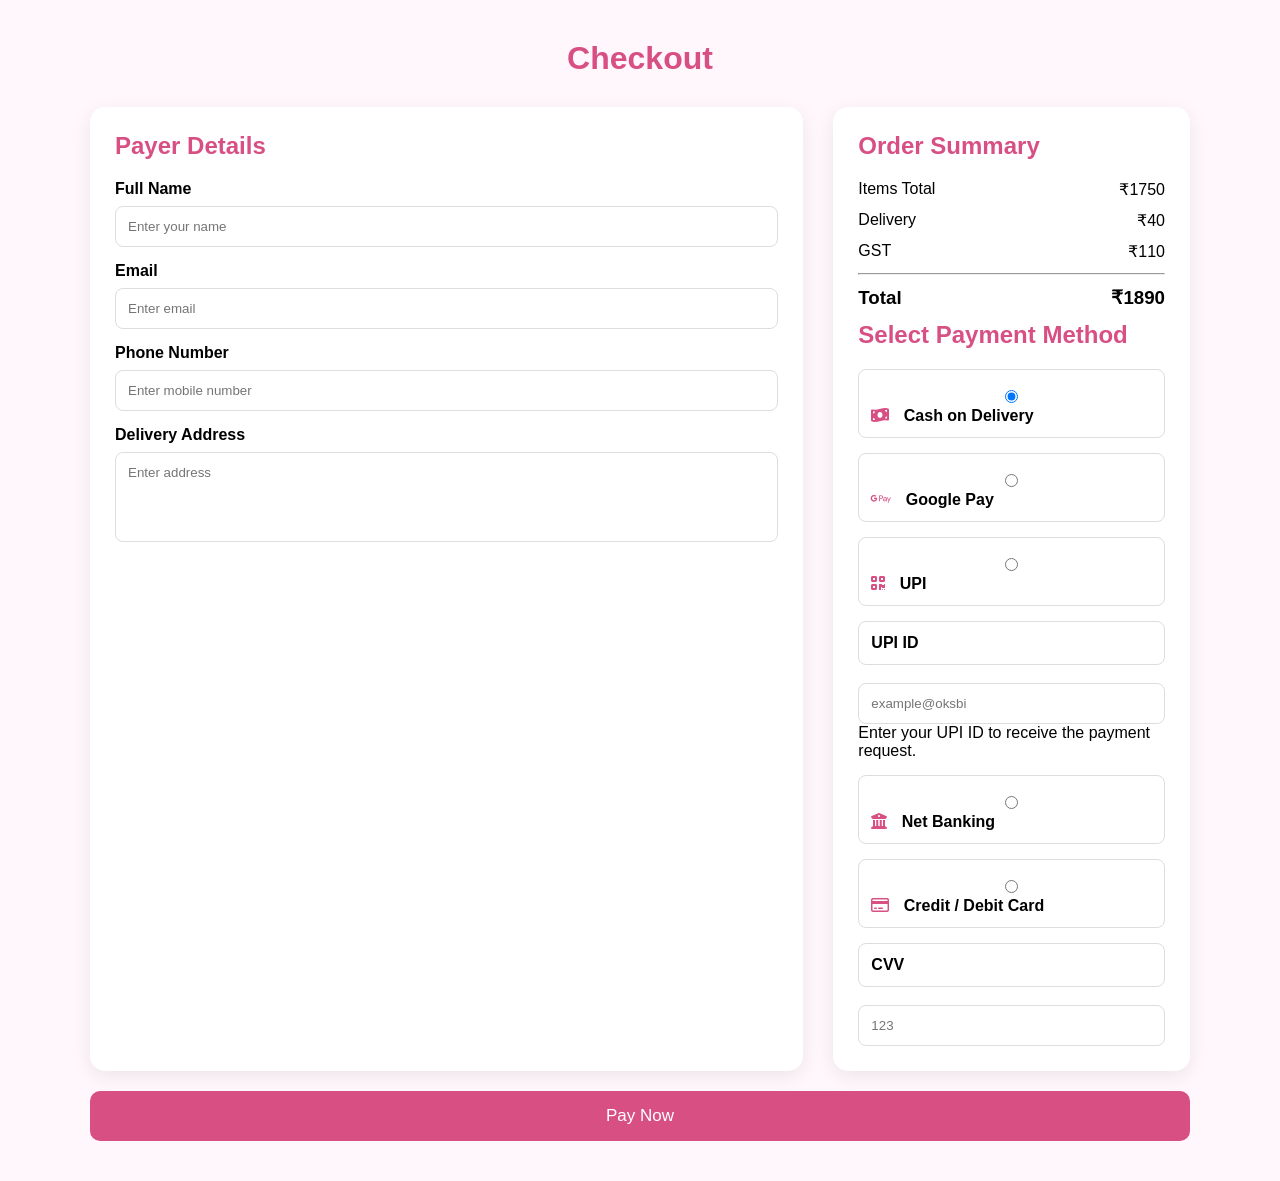
<file: All_the_Codes/Checkout.html>
<!DOCTYPE html>
<html lang="en">
<head>
<meta charset="UTF-8">
<meta name="viewport" content="width=device-width, initial-scale=1.0">
<title>Checkout</title>

<link rel="stylesheet" href="https://cdnjs.cloudflare.com/ajax/libs/font-awesome/6.6.0/css/all.min.css">

<style>

*{
margin:0;
padding:0;
box-sizing:border-box;
font-family:Poppins,sans-serif;
}

body{
background:#fff7fb;
padding:40px;
}

.checkout-container{
max-width:1100px;
margin:auto;
}

.checkout-container h1{
text-align:center;
margin-bottom:30px;
color:#d84f84;
}

.checkout-grid{
display:grid;
grid-template-columns:2fr 1fr;
gap:30px;
}

.customer-details,
.payment-box{
background:#fff;
padding:25px;
border-radius:15px;
box-shadow:0 5px 20px rgba(0,0,0,.08);
}

.customer-details h2,
.payment-box h2{
margin-bottom:20px;
color:#d84f84;
}

label{
display:block;
margin-top:15px;
font-weight:600;
}

input,
textarea{
width:100%;
padding:12px;
margin-top:8px;
border:1px solid #ddd;
border-radius:8px;
outline:none;
}

textarea{
resize:none;
height:90px;
}

.summary p,
.summary h3{
display:flex;
justify-content:space-between;
margin:12px 0;
}

.payment-method{
margin-top:15px;
}

.payment-method label{
display:block;
padding:12px;
margin-bottom:10px;
border:1px solid #ddd;
border-radius:8px;
cursor:pointer;
transition:.3s;
}

.payment-method label:hover{
background:#ffe8f2;
}

.payment-method i{
margin-right:10px;
color:#d84f84;
}

.card-details{
display:none;
margin-top:20px;
padding:15px;
background:#fafafa;
border-radius:10px;
}

.card-row{
display:flex;
gap:15px;
}

.card-row div{
flex:1;
}

.pay-btn{
width:100%;
margin-top:20px;
padding:15px;
background:#d84f84;
color:#fff;
border:none;
border-radius:10px;
font-size:17px;
cursor:pointer;
}

.pay-btn:hover{
background:#c23872;
}

/* Popup */

.popup{
display:none;
position:fixed;
left:0;
top:0;
width:100%;
height:100%;
background:rgba(0,0,0,.5);
justify-content:center;
align-items:center;
}

.popup-content{
background:white;
padding:35px;
border-radius:15px;
width:350px;
text-align:center;
}

.popup-content i{
font-size:70px;
color:green;
margin-bottom:15px;
}

.popup-content button{
margin-top:20px;
padding:12px 35px;
background:#d84f84;
color:white;
border:none;
border-radius:8px;
cursor:pointer;
}

@media(max-width:768px){

.checkout-grid{
grid-template-columns:1fr;
}

.card-row{
flex-direction:column;
}

}

</style>

</head>

<body>

<div class="checkout-container">

<h1>Checkout</h1>

<div class="checkout-grid">

<div class="customer-details">

<h2>Payer Details</h2>

<form id="checkoutForm">

<label>Full Name</label>
<input type="text" id="name" placeholder="Enter your name"
required pattern="[A-Za-z ]{3,40}">

<label>Email</label>
<input type="email" id="email" placeholder="Enter email"
required>

<label>Phone Number</label>
<input type="tel" id="phone"
placeholder="Enter mobile number"
required pattern="[6-9][0-9]{9}">

<label>Delivery Address</label>
<textarea id="address"
placeholder="Enter address"
required minlength="10"></textarea>

</form>

</div>

<div class="payment-box">

<h2>Order Summary</h2>

<div class="summary">

<p>Items Total <span>₹1750</span></p>

<p>Delivery <span>₹40</span></p>

<p>GST <span>₹110</span></p>

<hr>

<h3>Total <span>₹1890</span></h3>

</div>

<h2>Select Payment Method</h2>

<div class="payment-method">

<label>
<input type="radio" name="payment" onclick="hideCard()" checked>
<i class="fa-solid fa-money-bill-wave"></i>
Cash on Delivery
</label>

<label>
<input type="radio" name="payment" onclick="hideCard()">
<i class="fa-brands fa-google-pay"></i>
Google Pay
</label>

<label>
    <input type="radio" name="payment" onclick="showUPI()">
    <i class="fa-solid fa-qrcode"></i>
    UPI
</label>
<div>
    <div class="upi-details" id="upiDetails">

<label>UPI ID</label>

<input type="text"
id="upi"
placeholder="example@oksbi"
pattern="[A-Za-z0-9._-]+@[A-Za-z]+">

<p class="upi-note">
Enter your UPI ID to receive the payment request.
</p>

</div>

<label>
<input type="radio" name="payment" onclick="hideCard()">
<i class="fa-solid fa-building-columns"></i>
Net Banking
</label>

<label>
<input type="radio" name="payment" onclick="showCard()">
<i class="fa-regular fa-credit-card"></i>
Credit / Debit Card
</label>

</div>

<div class="card-details" id="cardDetails">

<label>Card Number</label>
<input type="text" id="cardNumber"
placeholder="1234 5678 9012 3456"
maxlength="19"
pattern="[0-9 ]{19}">

<label>Card Holder Name</label>
<input type="text" id="cardHolder"
placeholder="John Doe"
pattern="[A-Za-z ]{3,40}">

<div class="card-row">

<div>
<label>Expiry Date</label>
<input type="text" id="expiry"
placeholder="MM/YY"
pattern="(0[1-9]|1[0-2])\/[0-9]{2}">
</div>

<div>
<label>CVV</label>
<input type="password" id="cvv"
maxlength="3"
pattern="[0-9]{3}"
placeholder="123">
</div>

</div>

</div>




<label>CVV</label>
<input type="password" maxlength="3" placeholder="123">

</div>

</div>

</div>

<button class="pay-btn" onclick="paymentDone(event)">
Pay Now
</button>

</div>

</div>

</div>

<div class="popup" id="popup">

<div class="popup-content">

<i class="fa-solid fa-circle-check"></i>

<h2>Payment Successful</h2>

<p>Your order has been placed successfully.</p>
<a href="Done.html">
<button onclick="goHome()">
OK
</button>
</a>

</div>

</div>

<script>

function paymentDone() {

    if (!document.getElementById("checkoutForm").checkValidity()) {
        document.getElementById("checkoutForm").reportValidity();
        return;
    }

    if (document.getElementById("cardDetails").style.display === "block") {

        if (!document.getElementById("cardNumber").checkValidity()) {
            document.getElementById("cardNumber").reportValidity();
            return;
        }

        if (!document.getElementById("cardHolder").checkValidity()) {
            document.getElementById("cardHolder").reportValidity();
            return;
        }

        if (!document.getElementById("expiry").checkValidity()) {
            document.getElementById("expiry").reportValidity();
            return;
        }

        if (!document.getElementById("cvv").checkValidity()) {
            document.getElementById("cvv").reportValidity();
            return;
        }
    }

    if (document.getElementById("upiDetails").style.display === "block") {

        if (!document.getElementById("upi").checkValidity()) {
            document.getElementById("upi").reportValidity();
            return;
        }
    }

    document.getElementById("popup").style.display = "flex";
}

</script>

</body>
</html>
</file>
